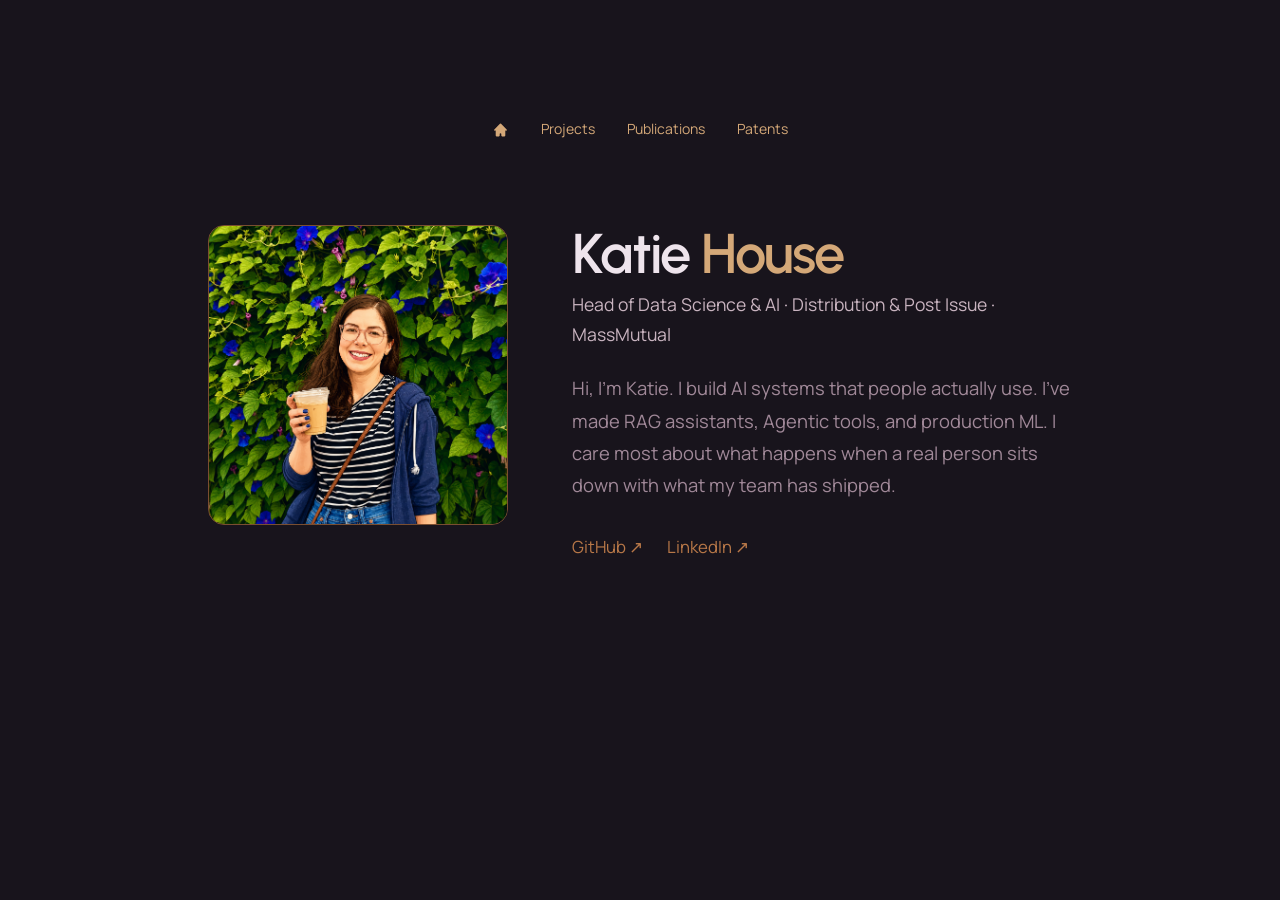
<file: index.html>
<!DOCTYPE html>
<html lang="en">

<head>
  <meta charset="UTF-8">
  <meta name="viewport" content="width=device-width, initial-scale=1.0">
  <meta name="description" content="Katie House — AI & ML engineer building systems that serve people at scale.">
  <title>Katie House</title>
  <link rel="preconnect" href="https://fonts.googleapis.com">
  <link rel="preconnect" href="https://fonts.gstatic.com" crossorigin>
  <link
    href="https://fonts.googleapis.com/css2?family=Urbanist:wght@400;500;600&family=Manrope:wght@300;400;500&display=swap"
    rel="stylesheet">
  <link rel="stylesheet" href="assets/css/style.css">
  <script defer src="assets/js/nav.js"></script>
  <!-- Google tag (gtag.js) -->
  <script async src="https://www.googletagmanager.com/gtag/js?id=G-QB4Z51C8ZG"></script>
  <script>
    window.dataLayer = window.dataLayer || [];
    function gtag() { dataLayer.push(arguments); }
    gtag('js', new Date());

    gtag('config', 'G-QB4Z51C8ZG');
  </script>
</head>

<body class="locked">

  <nav class="site-nav">
    <a href="/" class="nav-home nav-active" aria-label="Home">
      <svg xmlns="http://www.w3.org/2000/svg" viewBox="0 0 20 20" fill="currentColor" width="16" height="16">
        <path
          d="M10.707 2.293a1 1 0 00-1.414 0l-7 7a1 1 0 001.414 1.414L4 10.414V17a1 1 0 001 1h3a1 1 0 001-1v-2a1 1 0 011-1 1 1 0 011 1v2a1 1 0 001 1h3a1 1 0 001-1v-6.586l.293.293a1 1 0 001.414-1.414l-7-7z" />
      </svg>
    </a>
    <a href="projects.html">Projects</a>
    <a href="publications.html">Publications</a>
    <a href="patents.html">Patents</a>
  </nav>

  <section class="hero">
    <div class="hero-photo">
      <img src="assets/img/katie-animated.png" alt="Katie House" width="300" height="300">
    </div>
    <div class="hero-text">
      <h1>Katie <span class="heading-accent">House</span></h1>
      <p class="hero-subtitle">Head of Data Science & AI · Distribution & Post Issue · MassMutual</p>
      <p class="hero-bio">Hi, I'm Katie. I build AI systems that people actually use. I've made RAG assistants, Agentic
        tools, and production ML. I care most about what happens when a real person sits down with what my team has shipped.
      </p>
      <div class="hero-cta">
        <a href="https://github.com/katiehouse3" target="_blank" rel="noopener">GitHub ↗</a>
        <a href="https://linkedin.com/in/katiehouse" target="_blank" rel="noopener">LinkedIn ↗</a>
      </div>
    </div>
  </section>

</body>

</html>
</file>
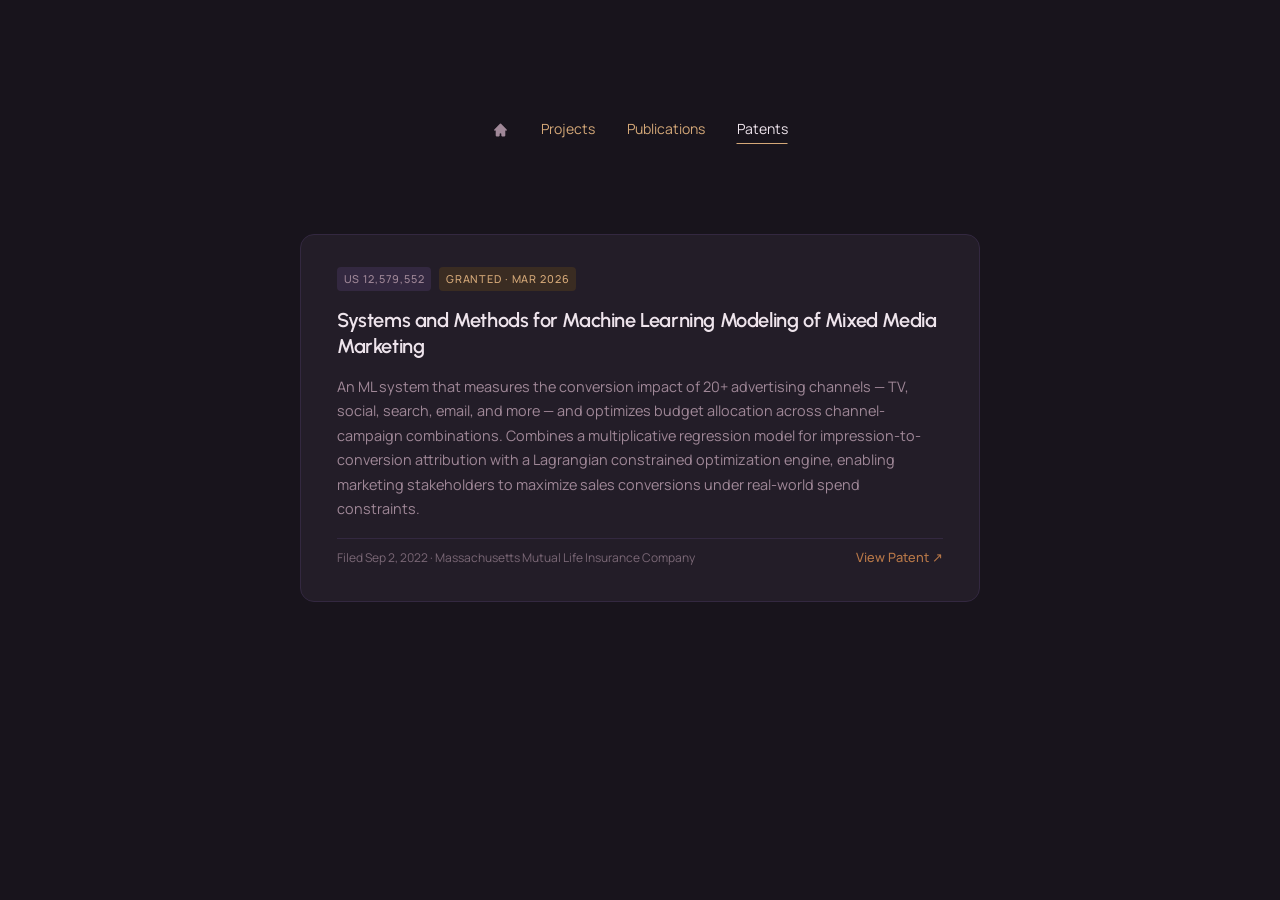
<file: patents.html>
<!DOCTYPE html>
<html lang="en">
<head>
  <meta charset="UTF-8">
  <meta name="viewport" content="width=device-width, initial-scale=1.0">
  <meta name="description" content="Patents — Katie House">
  <title>Patents — Katie House</title>
  <link rel="preconnect" href="https://fonts.googleapis.com">
  <link rel="preconnect" href="https://fonts.gstatic.com" crossorigin>
  <link href="https://fonts.googleapis.com/css2?family=Urbanist:wght@400;500;600&family=Manrope:wght@300;400;500&display=swap" rel="stylesheet">
  <link rel="stylesheet" href="assets/css/style.css">
  <script defer src="assets/js/nav.js"></script>
   <!-- Google tag (gtag.js) -->
   <script async src="https://www.googletagmanager.com/gtag/js?id=G-QB4Z51C8ZG"></script>
   <script>
     window.dataLayer = window.dataLayer || [];
     function gtag() { dataLayer.push(arguments); }
     gtag('js', new Date());
 
     gtag('config', 'G-QB4Z51C8ZG');
   </script>
</head>
<body class="locked">

  <nav class="site-nav">
    <a href="/" class="nav-home" aria-label="Home">
      <svg xmlns="http://www.w3.org/2000/svg" viewBox="0 0 20 20" fill="currentColor" width="16" height="16">
        <path d="M10.707 2.293a1 1 0 00-1.414 0l-7 7a1 1 0 001.414 1.414L4 10.414V17a1 1 0 001 1h3a1 1 0 001-1v-2a1 1 0 011-1 1 1 0 011 1v2a1 1 0 001 1h3a1 1 0 001-1v-6.586l.293.293a1 1 0 001.414-1.414l-7-7z"/>
      </svg>
    </a>
    <a href="projects.html">Projects</a>
    <a href="publications.html">Publications</a>
    <a href="patents.html" class="nav-active">Patents</a>
  </nav>

  <section class="content-page">
    <div class="patent-entry">
      <div class="patent-badges">
        <span class="badge">US 12,579,552</span>
        <span class="badge badge-accent">Granted · Mar 2026</span>
      </div>
      <h2 class="patent-title">Systems and Methods for Machine Learning Modeling of Mixed Media Marketing</h2>
      <p class="patent-desc">An ML system that measures the conversion impact of 20+ advertising channels — TV, social, search, email, and more — and optimizes budget allocation across channel-campaign combinations. Combines a multiplicative regression model for impression-to-conversion attribution with a Lagrangian constrained optimization engine, enabling marketing stakeholders to maximize sales conversions under real-world spend constraints.</p>
      <div class="patent-footer">
        <span class="patent-meta">Filed Sep 2, 2022 · Massachusetts Mutual Life Insurance Company</span>
        <a href="https://patents.justia.com/patent/12579552" target="_blank" rel="noopener" class="patent-link">View Patent ↗</a>
      </div>
    </div>
  </section>

</body>
</html>
</file>
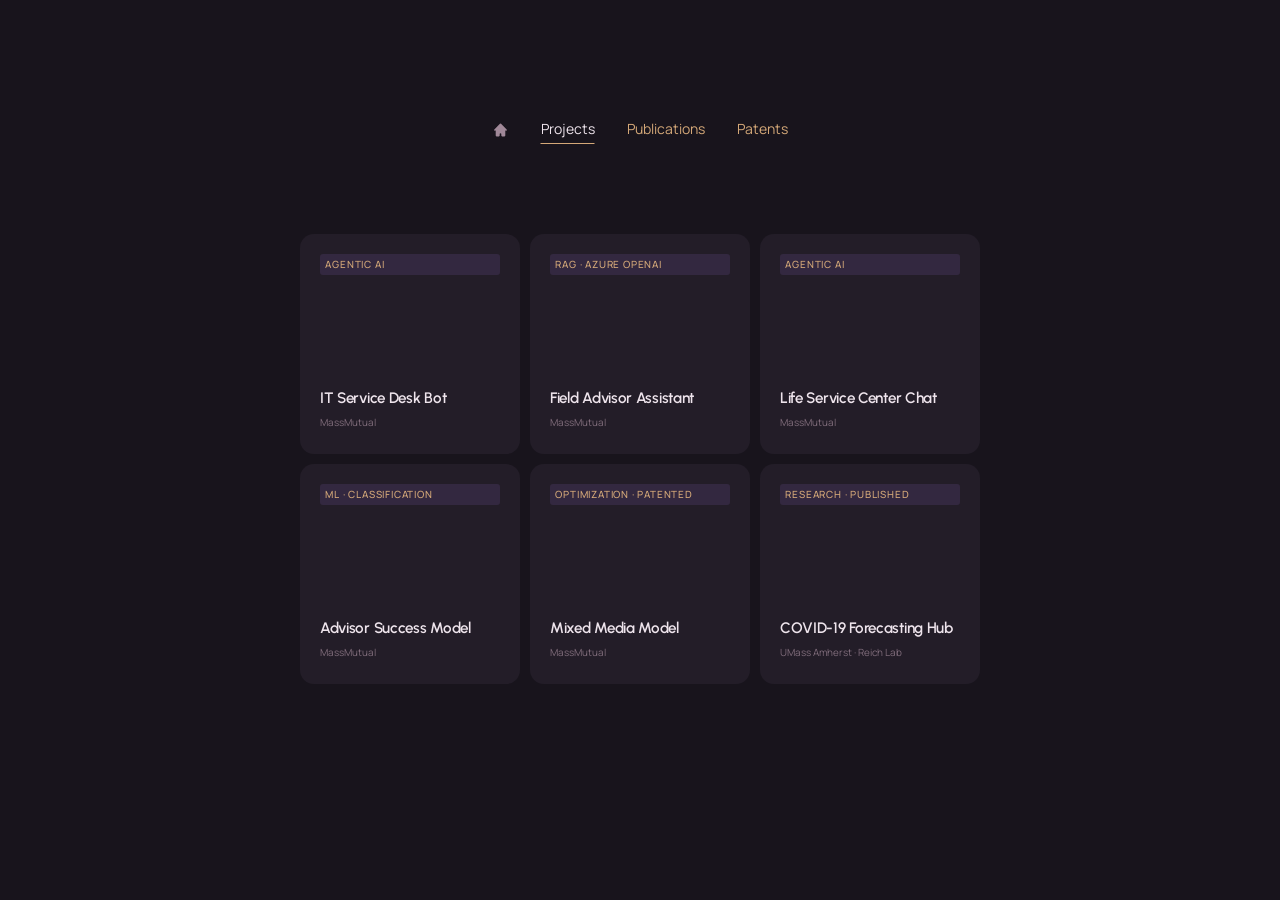
<file: projects.html>
<!DOCTYPE html>
<html lang="en">
<head>
  <meta charset="UTF-8">
  <meta name="viewport" content="width=device-width, initial-scale=1.0">
  <meta name="description" content="Projects — Katie House">
  <title>Projects — Katie House</title>
  <link rel="preconnect" href="https://fonts.googleapis.com">
  <link rel="preconnect" href="https://fonts.gstatic.com" crossorigin>
  <link href="https://fonts.googleapis.com/css2?family=Urbanist:wght@400;500;600&family=Manrope:wght@300;400;500&display=swap" rel="stylesheet">
  <link rel="stylesheet" href="assets/css/style.css">
  <script defer src="assets/js/nav.js"></script>
   <!-- Google tag (gtag.js) -->
   <script async src="https://www.googletagmanager.com/gtag/js?id=G-QB4Z51C8ZG"></script>
   <script>
     window.dataLayer = window.dataLayer || [];
     function gtag() { dataLayer.push(arguments); }
     gtag('js', new Date());
 
     gtag('config', 'G-QB4Z51C8ZG');
   </script>
</head>
<body class="locked">

  <nav class="site-nav">
    <a href="/" class="nav-home" aria-label="Home">
      <svg xmlns="http://www.w3.org/2000/svg" viewBox="0 0 20 20" fill="currentColor" width="16" height="16">
        <path d="M10.707 2.293a1 1 0 00-1.414 0l-7 7a1 1 0 001.414 1.414L4 10.414V17a1 1 0 001 1h3a1 1 0 001-1v-2a1 1 0 011-1 1 1 0 011 1v2a1 1 0 001 1h3a1 1 0 001-1v-6.586l.293.293a1 1 0 001.414-1.414l-7-7z"/>
      </svg>
    </a>
    <a href="projects.html" class="nav-active">Projects</a>
    <a href="publications.html">Publications</a>
    <a href="patents.html">Patents</a>
  </nav>

  <section class="projects">
    <div class="projects-grid">

      <div class="tile">
        <div class="tile-front">
          <span class="tile-tag">Agentic AI</span>
          <div>
            <h3 class="tile-name">IT Service Desk Bot</h3>
            <span class="tile-org">MassMutual</span>
          </div>
        </div>
        <div class="tile-back">
          <p class="tile-desc">Production Agentic AI assistant deployed to 11,000 employees at MassMutual — reducing ticket inquiry time by 98%.</p>
          <span class="tile-stat">98% time saved</span>
        </div>
      </div>

      <div class="tile">
        <div class="tile-front">
          <span class="tile-tag">RAG · Azure OpenAI</span>
          <div>
            <h3 class="tile-name">Field Advisor Assistant</h3>
            <span class="tile-org">MassMutual</span>
          </div>
        </div>
        <div class="tile-back">
          <p class="tile-desc">First production RAG AI assistant at MassMutual — now the daily tool for 13,000 field advisors.</p>
          <span class="tile-stat">13,000 users</span>
        </div>
      </div>

      <div class="tile">
        <div class="tile-front">
          <span class="tile-tag">Agentic AI</span>
          <div>
            <h3 class="tile-name">Life Service Center Chat</h3>
            <span class="tile-org">MassMutual</span>
          </div>
        </div>
        <div class="tile-back">
          <p class="tile-desc">MassMutual's first Agentic AI chat for the Life Service Center, targeting $2M in operational expense reduction.</p>
          <span class="tile-stat">$2M target savings</span>
        </div>
      </div>

      <div class="tile">
        <div class="tile-front">
          <span class="tile-tag">ML · Classification</span>
          <div>
            <h3 class="tile-name">Advisor Success Model</h3>
            <span class="tile-org">MassMutual</span>
          </div>
        </div>
        <div class="tile-back">
          <p class="tile-desc">Classification model driving $77K average monthly profitability lift across a year-long pilot in 7 firms.</p>
          <span class="tile-stat">$77K / mo lift</span>
        </div>
      </div>

      <div class="tile">
        <div class="tile-front">
          <span class="tile-tag">Optimization · Patented</span>
          <div>
            <h3 class="tile-name">Mixed Media Model</h3>
            <span class="tile-org">MassMutual</span>
          </div>
        </div>
        <div class="tile-back">
          <p class="tile-desc">Non-linear constrained optimization allocating $13M+ in marketing spend. See <a href="patents.html">Patents</a>.</p>
          <span class="tile-stat">$13M+ optimized</span>
        </div>
      </div>

      <div class="tile">
        <div class="tile-front">
          <span class="tile-tag">Research · Published</span>
          <div>
            <h3 class="tile-name">COVID-19 Forecasting Hub</h3>
            <span class="tile-org">UMass Amherst · Reich Lab</span>
          </div>
        </div>
        <div class="tile-back">
          <p class="tile-desc">Co-authored 5 publications on pandemic forecasting. The lead paper has 200+ citations and 19,000+ views.</p>
          <span class="tile-stat">200+ citations</span>
        </div>
      </div>

    </div>
  </section>

</body>
</html>
</file>
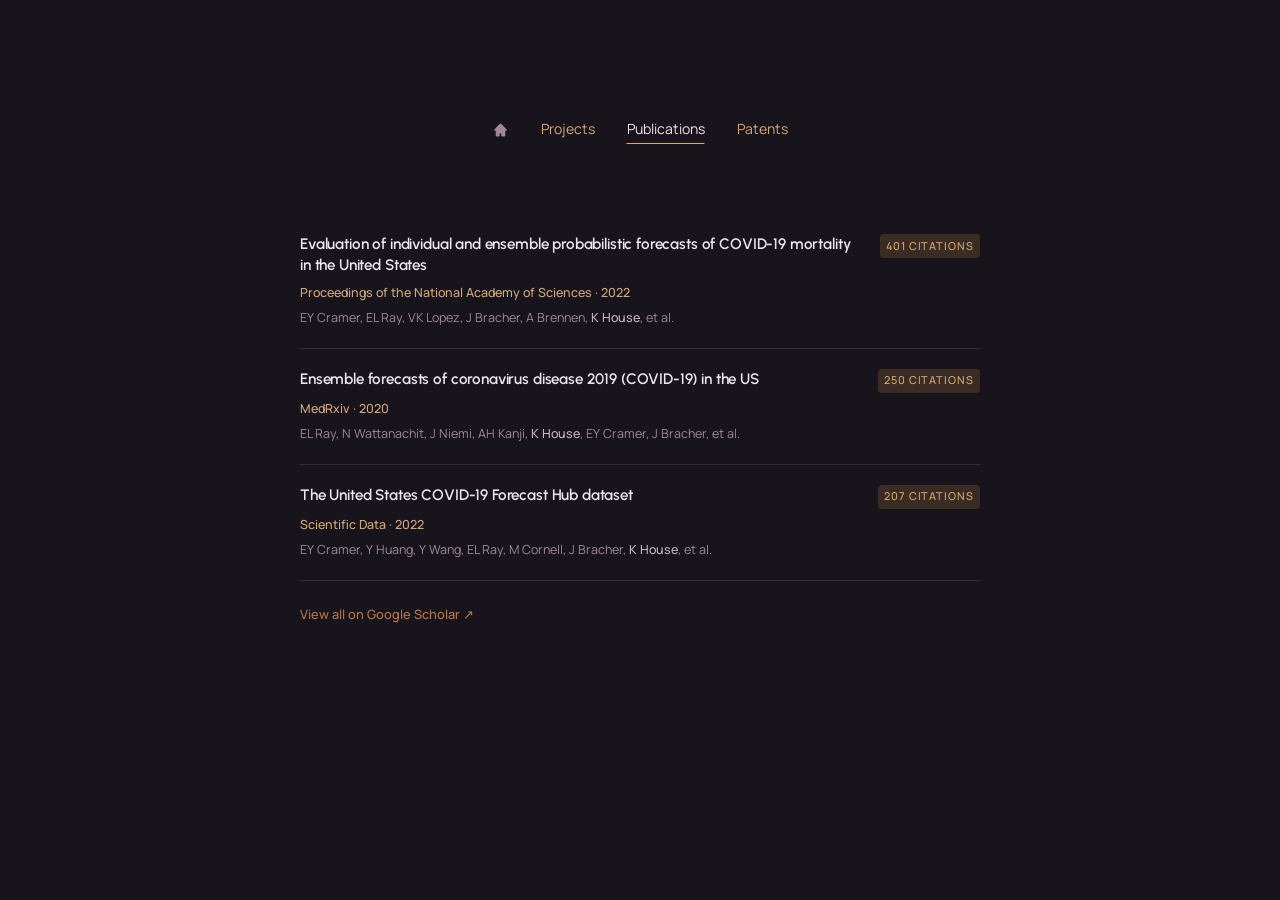
<file: publications.html>
<!DOCTYPE html>
<html lang="en">
<head>
  <meta charset="UTF-8">
  <meta name="viewport" content="width=device-width, initial-scale=1.0">
  <meta name="description" content="Publications — Katie House">
  <title>Publications — Katie House</title>
  <link rel="preconnect" href="https://fonts.googleapis.com">
  <link rel="preconnect" href="https://fonts.gstatic.com" crossorigin>
  <link href="https://fonts.googleapis.com/css2?family=Urbanist:wght@400;500;600&family=Manrope:wght@300;400;500&display=swap" rel="stylesheet">
  <link rel="stylesheet" href="assets/css/style.css">
  <script defer src="assets/js/nav.js"></script>
   <!-- Google tag (gtag.js) -->
   <script async src="https://www.googletagmanager.com/gtag/js?id=G-QB4Z51C8ZG"></script>
   <script>
     window.dataLayer = window.dataLayer || [];
     function gtag() { dataLayer.push(arguments); }
     gtag('js', new Date());
 
     gtag('config', 'G-QB4Z51C8ZG');
   </script>
</head>
<body class="locked">

  <nav class="site-nav">
    <a href="/" class="nav-home" aria-label="Home">
      <svg xmlns="http://www.w3.org/2000/svg" viewBox="0 0 20 20" fill="currentColor" width="16" height="16">
        <path d="M10.707 2.293a1 1 0 00-1.414 0l-7 7a1 1 0 001.414 1.414L4 10.414V17a1 1 0 001 1h3a1 1 0 001-1v-2a1 1 0 011-1 1 1 0 011 1v2a1 1 0 001 1h3a1 1 0 001-1v-6.586l.293.293a1 1 0 001.414-1.414l-7-7z"/>
      </svg>
    </a>
    <a href="projects.html">Projects</a>
    <a href="publications.html" class="nav-active">Publications</a>
    <a href="patents.html">Patents</a>
  </nav>

  <section class="content-page">

    <div class="pub-list">

      <div class="pub-entry">
        <div class="pub-header">
          <h3 class="pub-title">Evaluation of individual and ensemble probabilistic forecasts of COVID-19 mortality in the United States</h3>
          <span class="badge badge-accent">401 citations</span>
        </div>
        <p class="pub-venue">Proceedings of the National Academy of Sciences · 2022</p>
        <p class="pub-authors">EY Cramer, EL Ray, VK Lopez, J Bracher, A Brennen, <strong>K House</strong>, et al.</p>
      </div>

      <div class="pub-entry">
        <div class="pub-header">
          <h3 class="pub-title">Ensemble forecasts of coronavirus disease 2019 (COVID-19) in the US</h3>
          <span class="badge badge-accent">250 citations</span>
        </div>
        <p class="pub-venue">MedRxiv · 2020</p>
        <p class="pub-authors">EL Ray, N Wattanachit, J Niemi, AH Kanji, <strong>K House</strong>, EY Cramer, J Bracher, et al.</p>
      </div>

      <div class="pub-entry">
        <div class="pub-header">
          <h3 class="pub-title">The United States COVID-19 Forecast Hub dataset</h3>
          <span class="badge badge-accent">207 citations</span>
        </div>
        <p class="pub-venue">Scientific Data · 2022</p>
        <p class="pub-authors">EY Cramer, Y Huang, Y Wang, EL Ray, M Cornell, J Bracher, <strong>K House</strong>, et al.</p>
      </div>

      <div class="pub-list-footer">
        <a href="https://scholar.google.com/citations?user=7YpFbuMAAAAJ&hl=en" target="_blank" rel="noopener">View all on Google Scholar ↗</a>
      </div>

    </div>

  </section>

</body>
</html>
</file>
<file: assets/css/style.css>
/* ──────────────────────────────────────────────
   Midnight Fig & Antique Copper — design tokens
────────────────────────────────────────────── */
:root {
  /* Backgrounds */
  --bg:              #18141C;   /* Void */
  --surface:         #231D28;   /* Fig */
  --surface-alt:     #332840;   /* Dusk */
  --surface-accent:  #3A2C22;   /* Copper Dark — featured sections */

  /* Text */
  --text:            #EEE4EC;   /* Mauve Pale — primary headings */
  --text-sub:        #C9B4C0;   /* Mauve Light — subheadings, captions */
  --text-muted:      #A08898;   /* Mauve Mid — body text, labels */
  --text-copper:     #F0D8B8;   /* Copper Pale — text on copper surfaces */

  /* Accent — Antique Copper */
  --accent:          #B87848;   /* Copper — CTAs, links, highlights */
  --accent-light:    #D4A878;   /* Copper Light — hover, secondary accent */
  --accent-dark:     #7A4E30;   /* Copper Mid-Dark — accent borders */

  /* Borders — always 0.5px */
  --border:          #332840;   /* Dusk — default */
  --border-accent:   #7A4E30;   /* Copper Mid-Dark — featured */

  --max-w: 960px;
}

/* ──────────────────────────────────────────────
   Reset & base
────────────────────────────────────────────── */
*, *::before, *::after { box-sizing: border-box; margin: 0; padding: 0; }

html { scroll-behavior: smooth; }

body {
  background: var(--bg);
  color: var(--text-muted);
  font-family: 'Manrope', -apple-system, BlinkMacSystemFont, 'Segoe UI', sans-serif;
  font-size: 0.95rem;
  line-height: 1.7;
  -webkit-font-smoothing: antialiased;
}

h1, h2, h3, h4, h5, h6 {
  font-family: 'Urbanist', sans-serif;
}

.heading-accent {
  color: var(--accent-light);
}

a { color: var(--accent); text-decoration: none; }
a:hover { color: var(--accent-light); text-decoration: none; }

img { display: block; max-width: 100%; }

/* ──────────────────────────────────────────────
   Locked layout — no scrolling, fills viewport
────────────────────────────────────────────── */
body.locked {
  height: 100vh;
  overflow: hidden;
  display: flex;
  flex-direction: column;
}

/* Hero fills remaining space; content starts well below nav */
body.locked .hero {
  flex: 1;
  align-items: flex-start;
  padding-top: 25vh;
}

/* Projects section fills remaining space; grid starts below nav */
body.locked .projects {
  flex: 1;
  display: flex;
  align-items: flex-start;
  justify-content: center;
  padding: 26vh 2rem 2rem;
}

/* ──────────────────────────────────────────────
   Unified site nav — fixed, centered at top
────────────────────────────────────────────── */
.site-nav {
  position: fixed;
  top: 13vh;
  left: 50%;
  transform: translateX(-50%);
  display: flex;
  gap: 2rem;
  align-items: center;
  z-index: 100;
  transition: top 0.3s ease;
}

.site-nav.nav-hidden { top: -5rem !important; }

.site-nav a {
  position: relative;
  color: var(--accent-light);
  font-size: 0.875rem;
  padding-bottom: 3px;
  transition: color 0.2s;
  white-space: nowrap;
}

.site-nav a::after {
  content: '';
  position: absolute;
  bottom: 0;
  left: 0;
  right: 0;
  height: 1px;
  background: var(--accent-light);
  transform: scaleX(0);
  transform-origin: left center;
  transition: transform 0.25s ease;
}

.site-nav a:hover { color: var(--text); text-decoration: none; }
.site-nav a:hover::after { transform: scaleX(1); }

.nav-active { color: var(--text) !important; }
.nav-active::after { transform: scaleX(1) !important; }

/* Home icon link — color-only highlight, no underline */
.site-nav .nav-home {
  display: flex;
  align-items: center;
  padding-bottom: 0;
  color: var(--text-muted);
}

.site-nav .nav-home::after { display: none; }

.site-nav .nav-home:hover { color: var(--text-sub); }

.site-nav .nav-home.nav-active { color: var(--accent-light) !important; }

/* ──────────────────────────────────────────────
   Hero
────────────────────────────────────────────── */
.hero {
  display: flex;
  gap: 4rem;
  padding: 0 3rem;
  max-width: var(--max-w);
  margin: 0 auto;
  width: 100%;
}

.hero-photo { flex-shrink: 0; }

.hero-photo img {
  width: 300px;
  height: 300px;
  border-radius: 16px;
  object-fit: cover;
  object-position: center top;
  border: 0.5px solid var(--border-accent);
}

.hero-text { flex: 1; }

.hero-text h1 {
  font-size: 3.5rem;
  font-weight: 600;
  letter-spacing: -0.03em;
  margin-bottom: 0.4rem;
  line-height: 1.05;
  color: var(--text);
}

.hero-subtitle {
  font-size: 1.1rem;
  color: var(--text-sub);
  margin-bottom: 1.4rem;
}

.hero-bio {
  color: var(--text-muted);
  font-size: 1.15rem;
  line-height: 1.75;
  margin-bottom: 2rem;
  max-width: 520px;
}

.hero-cta {
  display: flex;
  gap: 1.5rem;
  font-size: 1.05rem;
}

.hero-cta a { color: var(--accent); transition: color 0.15s; }
.hero-cta a:hover { color: var(--accent-light); }

/* ──────────────────────────────────────────────
   Projects — Instagram-style tile grid
────────────────────────────────────────────── */
.projects-grid {
  display: grid;
  grid-template-columns: repeat(3, 1fr);
  gap: 10px;
  max-width: 680px;
  width: 100%;
}

.tile {
  position: relative;
  aspect-ratio: 1;
  overflow: hidden;
  background: var(--surface);
  border-radius: 14px;
}

.tile-front {
  position: absolute;
  inset: 0;
  padding: 1.25rem;
  display: flex;
  flex-direction: column;
  justify-content: space-between;
  transition: opacity 0.3s ease;
}

.tile-tag {
  display: inline-block;
  font-size: 0.62rem;
  font-weight: 500;
  letter-spacing: 0.08em;
  text-transform: uppercase;
  color: var(--accent-light);
  background: var(--surface-alt);
  padding: 0.2em 0.55em;
  border-radius: 3px;
}

.tile-name {
  font-size: 0.95rem;
  font-weight: 600;
  line-height: 1.25;
  color: var(--text);
  letter-spacing: -0.02em;
}

.tile-org {
  font-size: 0.62rem;
  font-weight: 400;
  color: var(--text-muted);
  opacity: 0.75;
  margin-top: 0.2rem;
}

.tile-back {
  position: absolute;
  inset: 0;
  padding: 1.25rem;
  background: var(--surface-accent);
  border: 0.5px solid var(--border-accent);
  border-radius: 14px;
  display: flex;
  flex-direction: column;
  justify-content: center;
  gap: 0.75rem;
  opacity: 0;
  transform: translateY(6px);
  transition: opacity 0.3s ease, transform 0.3s ease;
}

.tile-desc {
  font-size: 0.78rem;
  line-height: 1.6;
  color: var(--text-copper);
}

.tile-stat {
  font-size: 0.95rem;
  font-weight: 600;
  color: var(--accent-light);
}

.tile:hover .tile-front { opacity: 0; }
.tile:hover .tile-back  { opacity: 1; transform: translateY(0); }

/* ──────────────────────────────────────────────
   Content pages (Patents, Publications)
────────────────────────────────────────────── */
.content-page {
  flex: 1;
  display: flex;
  flex-direction: column;
  justify-content: flex-start;
  align-items: center;
  padding: 26vh 3rem 3rem;
  width: 100%;
}

/* Placeholder state */
.placeholder {
  display: flex;
  flex-direction: column;
  align-items: center;
  justify-content: center;
  gap: 0.5rem;
  flex: 1;
  padding-bottom: 10vh;
  text-align: center;
}

.placeholder h2 {
  font-size: 2.5rem;
  font-weight: 600;
  letter-spacing: -0.03em;
  color: var(--text);
}

.placeholder-label {
  font-size: 0.75rem;
  font-weight: 500;
  letter-spacing: 0.12em;
  text-transform: uppercase;
  color: var(--accent-light);
}

/* Scrollable content variant */
.content-page.scrollable {
  overflow-y: auto;
}

/* Publication list */
.pub-list {
  width: 100%;
  max-width: 680px;
  display: flex;
  flex-direction: column;
}

.pub-entry {
  padding: 1.25rem 0;
  border-bottom: 0.5px solid var(--border);
  display: flex;
  flex-direction: column;
  gap: 0.35rem;
}

.pub-entry:first-child { padding-top: 0; }

.pub-header {
  display: flex;
  align-items: flex-start;
  justify-content: space-between;
  gap: 1rem;
}

.pub-title {
  font-size: 0.95rem;
  font-weight: 600;
  line-height: 1.4;
  color: var(--text);
  letter-spacing: -0.01em;
  flex: 1;
}

.pub-venue {
  font-size: 0.78rem;
  color: var(--accent-light);
  font-weight: 500;
}

.pub-authors {
  font-size: 0.78rem;
  color: var(--text-muted);
  line-height: 1.5;
}

.pub-authors strong {
  color: var(--text-sub);
  font-weight: 500;
}

.pub-list-footer {
  padding-top: 1.25rem;
  padding-bottom: 2rem;
}

.pub-list-footer a {
  font-size: 0.8rem;
  font-weight: 500;
  color: var(--accent);
  transition: color 0.15s;
}

.pub-list-footer a:hover { color: var(--accent-light); }

/* Patent entry card */
.patent-entry {
  width: 100%;
  max-width: 680px;
  background: var(--surface);
  border: 0.5px solid var(--border);
  border-radius: 14px;
  padding: 2rem 2.25rem;
  display: flex;
  flex-direction: column;
  gap: 1rem;
}

.patent-badges {
  display: flex;
  gap: 0.5rem;
  flex-wrap: wrap;
}

.badge {
  font-size: 0.68rem;
  font-weight: 500;
  letter-spacing: 0.08em;
  text-transform: uppercase;
  color: var(--text-muted);
  background: var(--surface-alt);
  padding: 0.25em 0.6em;
  border-radius: 4px;
}

.badge-accent {
  color: var(--accent-light);
  background: var(--surface-accent);
}

.patent-title {
  font-size: 1.25rem;
  font-weight: 600;
  letter-spacing: -0.02em;
  line-height: 1.3;
  color: var(--text);
}

.patent-desc {
  font-size: 0.9rem;
  line-height: 1.7;
  color: var(--text-muted);
}

.patent-footer {
  display: flex;
  align-items: center;
  justify-content: space-between;
  gap: 1rem;
  padding-top: 0.5rem;
  border-top: 0.5px solid var(--border);
  flex-wrap: wrap;
}

.patent-meta {
  font-size: 0.75rem;
  color: var(--text-muted);
  opacity: 0.7;
}

.patent-link {
  font-size: 0.8rem;
  font-weight: 500;
  color: var(--accent);
  transition: color 0.15s;
  white-space: nowrap;
}

.patent-link:hover { color: var(--accent-light); }

/* ──────────────────────────────────────────────
   Responsive
────────────────────────────────────────────── */
@media (max-width: 680px) {
  .hero {
    flex-direction: column;
    align-items: flex-start;
    gap: 1.5rem;
    padding: 5rem 1.5rem 2rem;
  }

  /* Fix specificity: override body.locked .hero padding-top for mobile */
  body.locked .hero { padding-top: 5rem; }

  .hero-photo img { width: 180px; height: 180px; }
  .hero-bio { max-width: 100%; }

  /* Projects: unlock scroll, reset padding */
  body.locked { height: auto; overflow: auto; }
  body.locked .projects { padding: 5rem 1.5rem 2rem; }

  /* Content pages: reduce top padding on mobile */
  .content-page { padding: 5rem 1.5rem 2rem; }

  .projects-grid {
    grid-template-columns: repeat(2, 1fr);
    width: 100%;
    max-width: 460px;
    gap: 8px;
  }

  /* Tiles: stack front + back instead of hover-flip */
  .tile { aspect-ratio: auto; }

  .tile-front,
  .tile-back {
    position: relative;
    inset: auto;
    transition: none;
  }

  .tile-front {
    padding: 0.9rem 1rem 0.6rem;
    justify-content: flex-start;
    gap: 0.5rem;
    opacity: 1 !important;
  }

  .tile-back {
    border-radius: 0 0 14px 14px;
    padding: 0.6rem 1rem 0.9rem;
    opacity: 1 !important;
    transform: none !important;
    gap: 0.4rem;
  }

  .tile:hover .tile-front { opacity: 1; }
  .tile:hover .tile-back  { opacity: 1; transform: none; }

  .site-nav { gap: 1.5rem; top: 1.5rem; }
}

@media (max-width: 420px) {
  .projects-grid { grid-template-columns: 1fr; max-width: 320px; }
  .site-nav { gap: 1rem; }
  .site-nav a { font-size: 0.8rem; }
}

/* Short screens: landscape phones and small browser windows */
@media (max-height: 500px) {
  .site-nav { top: 1rem; }
  body.locked .hero { padding-top: 3.5rem; }
  body.locked .projects { padding-top: 3.5rem; }
  .content-page { padding-top: 3.5rem; }
}
</file>
